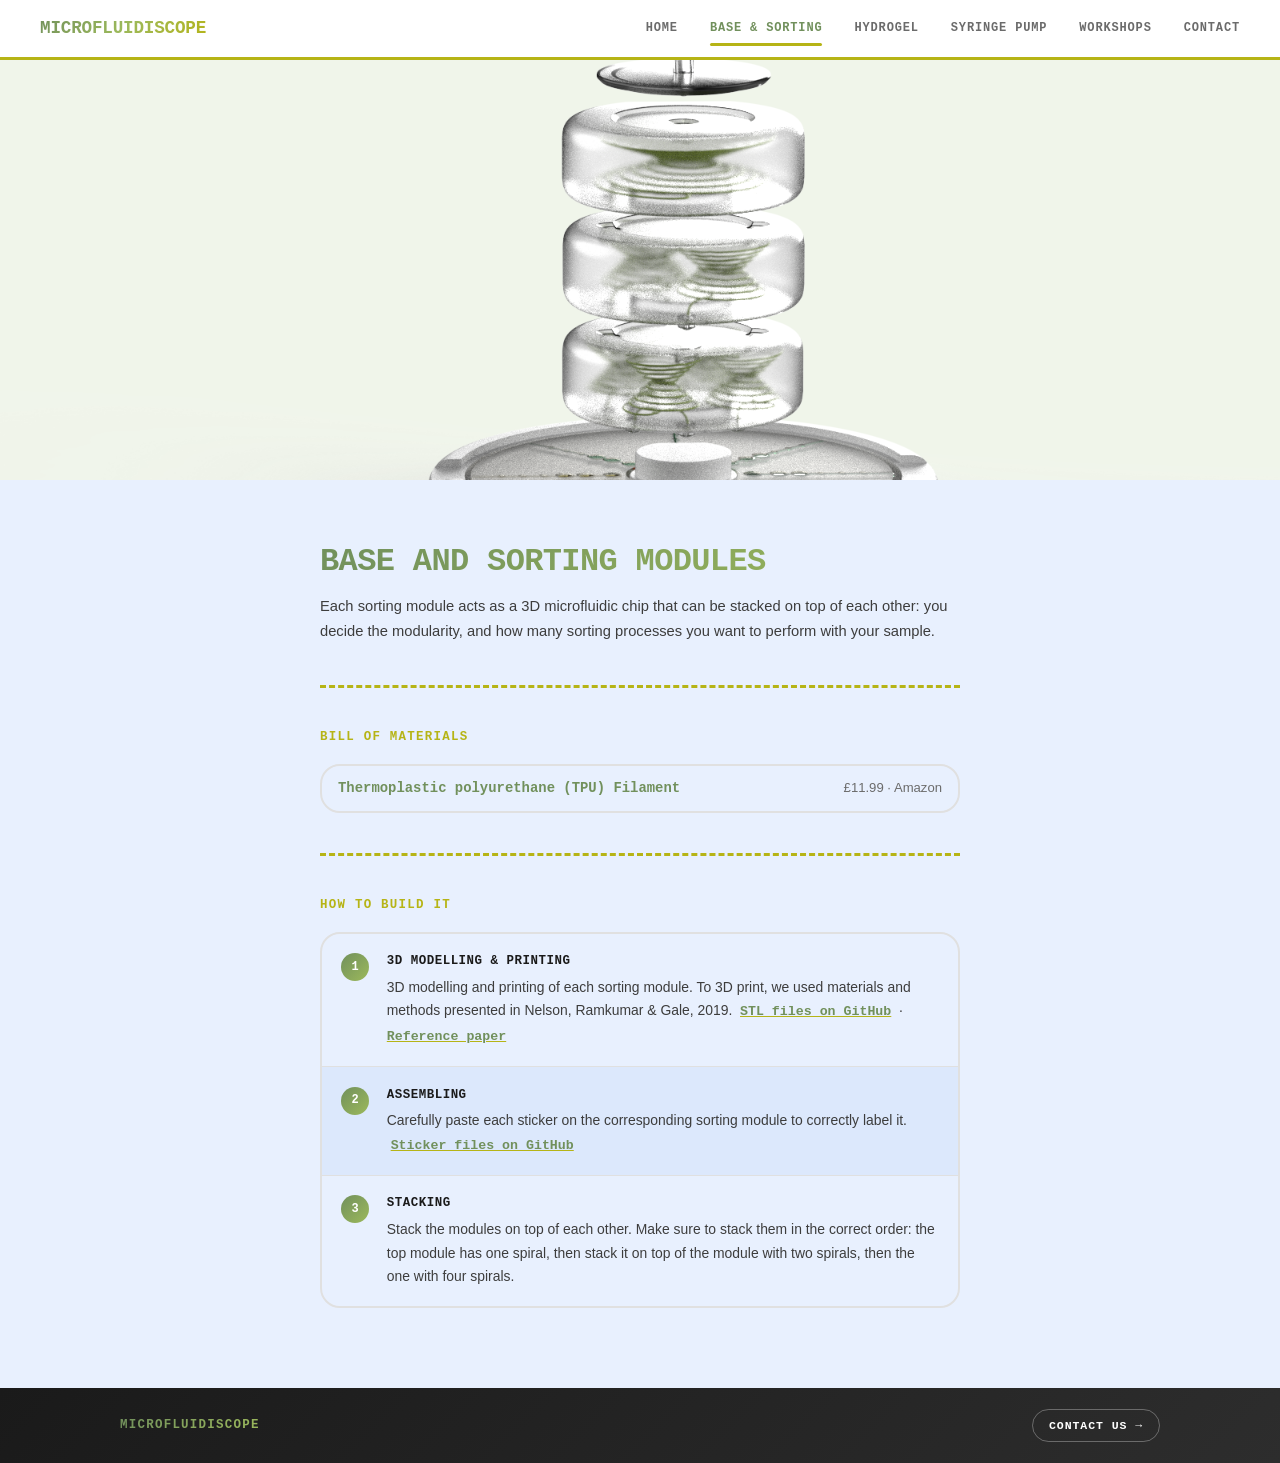
<file: pages/component-a.html>
<!DOCTYPE html>
<html lang="en">
<head>
  <meta charset="UTF-8" />
  <meta name="viewport" content="width=device-width, initial-scale=1.0" />
  <title>Base &amp; Sorting &#8212; Microfluidiscope</title>
  <link rel="stylesheet" href="../css/style.css" />
</head>
<body>

  <header class="nav" id="nav">
    <a href="../index.html" class="nav-logo">Microfluidiscope</a>
    <button class="nav-toggle" id="navToggle" aria-label="Toggle menu">
      <span></span><span></span><span></span>
    </button>
    <nav class="nav-links" id="navLinks">
      <a href="../index.html">Home</a>
      <a href="component-a.html" class="active">Base &amp; Sorting</a>
      <a href="component-b.html">Hydrogel</a>
      <a href="component-c.html">Syringe Pump</a>
      <a href="workshops.html">Workshops</a>
      <a href="contact.html">Contact</a>
    </nav>
  </header>

  <div class="component-hero-img" style="padding-top: var(--nav-h);">
    <img src="../images/base_sorting.png" alt="Base and Sorting modules" />
  </div>

  <section class="page-content">
    <div class="container comp-layout">

      <div class="comp-section reveal">
        <h1>Base and Sorting modules</h1>
        <p>Each sorting module acts as a 3D microfluidic chip that can be stacked on top of each other: you decide the modularity, and how many sorting processes you want to perform with your sample.</p>
      </div>

      <hr class="section-divider reveal">

      <div class="comp-section reveal">
        <h2>Bill of Materials</h2>
        <ul class="bom-list">
          <li>
            <span class="bom-item">Thermoplastic polyurethane (TPU) Filament</span>
            <span class="bom-detail">&#163;11.99 &middot; Amazon</span>
          </li>
        </ul>
      </div>

      <hr class="section-divider reveal">

      <div class="comp-section reveal">
        <h2>How to build it</h2>
        <ol class="build-steps">
          <li>
            <div>
              <strong>3D modelling &amp; printing</strong>
              3D modelling and printing of each sorting module. To 3D print, we used materials and methods presented in Nelson, Ramkumar &amp; Gale, 2019.
              &nbsp;<a href="https://github.com/sarolacacerola/microfluidiscope/tree/main/files/baseandsorting" target="_blank" rel="noopener">STL files on GitHub</a>
              &nbsp;&middot;&nbsp;
              <a href="https://iopscience.iop.org/article/10.1088/1361-6439/ab2f26/meta" target="_blank" rel="noopener">Reference paper</a>
            </div>
          </li>
          <li>
            <div>
              <strong>Assembling</strong>
              Carefully paste each sticker on the corresponding sorting module to correctly label it.
              &nbsp;<a href="https://github.com/sarolacacerola/microfluidiscope/tree/main/files/baseandsorting" target="_blank" rel="noopener">Sticker files on GitHub</a>
            </div>
          </li>
          <li>
            <div>
              <strong>Stacking</strong>
              Stack the modules on top of each other. Make sure to stack them in the correct order: the top module has one spiral, then stack it on top of the module with two spirals, then the one with four spirals.
            </div>
          </li>
        </ol>
      </div>

    </div>
  </section>

  <footer class="footer footer--minimal">
    <div class="container footer-minimal-inner">
      <strong>Microfluidiscope</strong>
      <a href="contact.html" class="footer-contact-btn">Contact us &rarr;</a>
    </div>
  </footer>

  <script src="../js/main.js"></script>
</body>
</html>
</file>
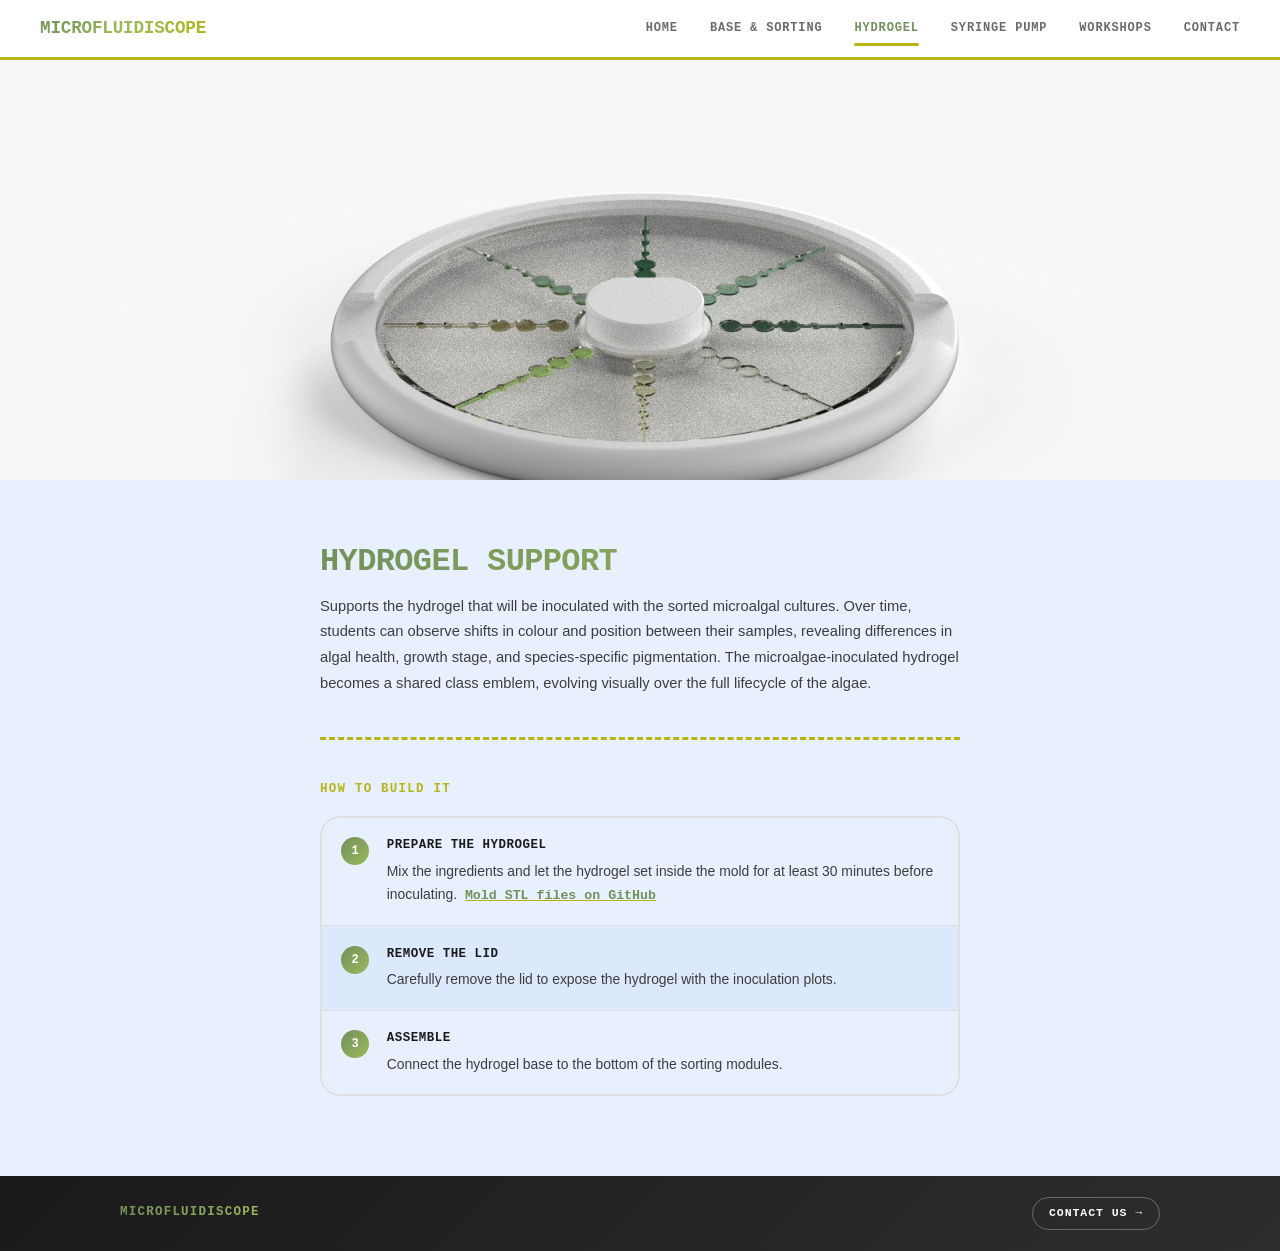
<file: pages/component-b.html>
<!DOCTYPE html>
<html lang="en">
<head>
  <meta charset="UTF-8" />
  <meta name="viewport" content="width=device-width, initial-scale=1.0" />
  <title>Hydrogel Support &#8212; Microfluidiscope</title>
  <link rel="stylesheet" href="../css/style.css" />
</head>
<body>

  <header class="nav" id="nav">
    <a href="../index.html" class="nav-logo">Microfluidiscope</a>
    <button class="nav-toggle" id="navToggle" aria-label="Toggle menu">
      <span></span><span></span><span></span>
    </button>
    <nav class="nav-links" id="navLinks">
      <a href="../index.html">Home</a>
      <a href="component-a.html">Base &amp; Sorting</a>
      <a href="component-b.html" class="active">Hydrogel</a>
      <a href="component-c.html">Syringe Pump</a>
      <a href="workshops.html">Workshops</a>
      <a href="contact.html">Contact</a>
    </nav>
  </header>

  <div class="component-hero-img" style="padding-top: var(--nav-h);">
    <img src="../images/hydrogel.png" alt="Hydrogel support" />
  </div>

  <section class="page-content">
    <div class="container comp-layout">

      <div class="comp-section reveal">
        <h1>Hydrogel support</h1>
        <p>Supports the hydrogel that will be inoculated with the sorted microalgal cultures. Over time, students can observe shifts in colour and position between their samples, revealing differences in algal health, growth stage, and species-specific pigmentation. The microalgae-inoculated hydrogel becomes a shared class emblem, evolving visually over the full lifecycle of the algae.</p>
      </div>

      <hr class="section-divider reveal">

      <div class="comp-section reveal">
        <h2>How to build it</h2>
        <ol class="build-steps">
          <li>
            <div>
              <strong>Prepare the hydrogel</strong>
              Mix the ingredients and let the hydrogel set inside the mold for at least 30 minutes before inoculating.
              &nbsp;<a href="https://github.com/sarolacacerola/microfluidiscope/tree/main/files/hydrogel" target="_blank" rel="noopener">Mold STL files on GitHub</a>
            </div>
          </li>
          <li>
            <div>
              <strong>Remove the lid</strong>
              Carefully remove the lid to expose the hydrogel with the inoculation plots.
            </div>
          </li>
          <li>
            <div>
              <strong>Assemble</strong>
              Connect the hydrogel base to the bottom of the sorting modules.
            </div>
          </li>
        </ol>
      </div>

    </div>
  </section>

  <footer class="footer footer--minimal">
    <div class="container footer-minimal-inner">
      <strong>Microfluidiscope</strong>
      <a href="contact.html" class="footer-contact-btn">Contact us &rarr;</a>
    </div>
  </footer>

  <script src="../js/main.js"></script>
</body>
</html>
</file>
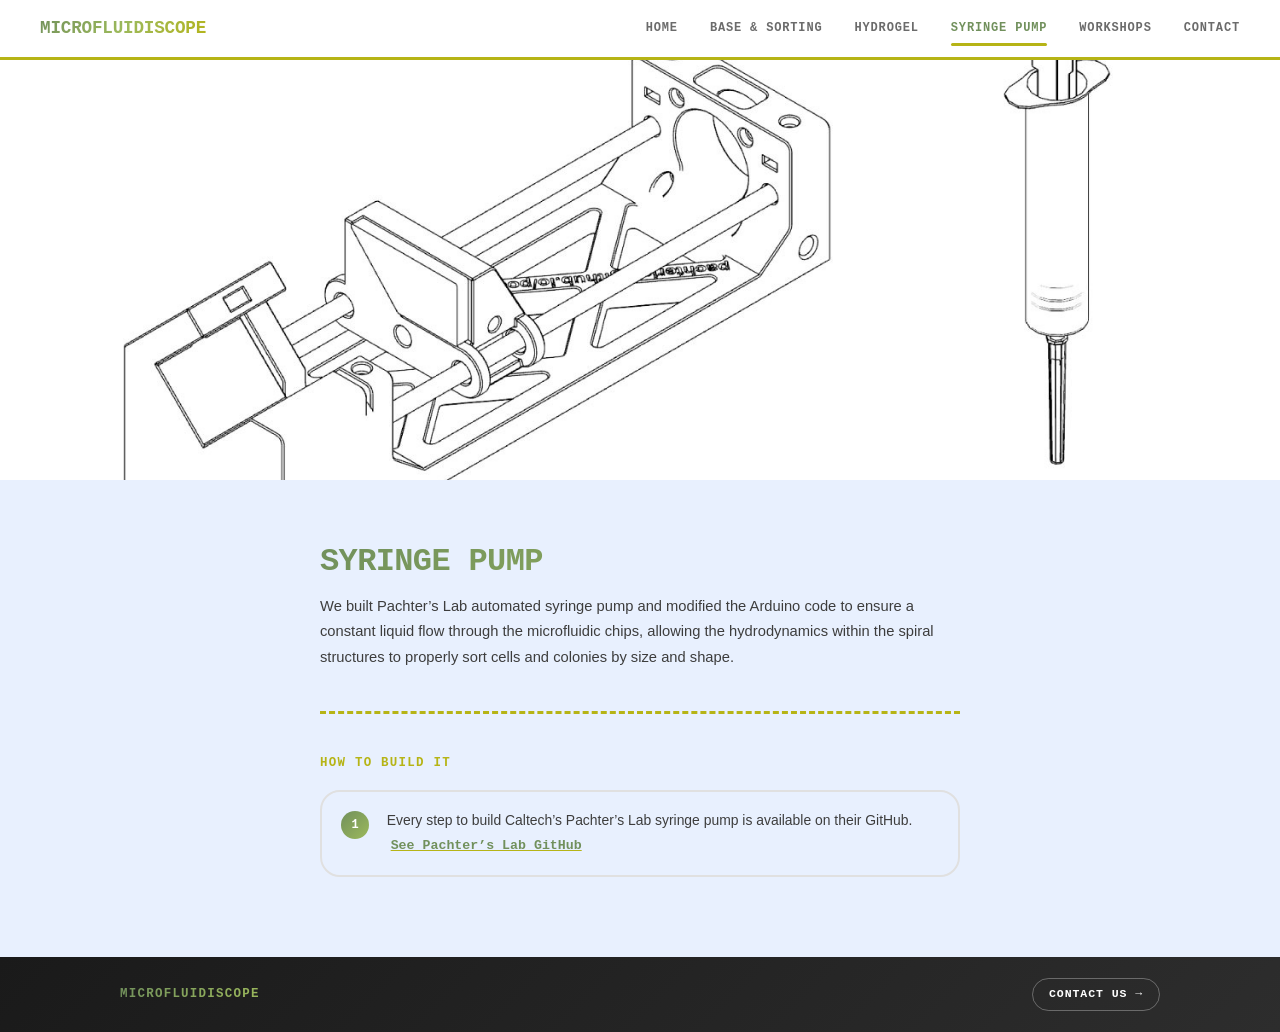
<file: pages/component-c.html>
<!DOCTYPE html>
<html lang="en">
<head>
  <meta charset="UTF-8" />
  <meta name="viewport" content="width=device-width, initial-scale=1.0" />
  <title>Syringe Pump &#8212; Microfluidiscope</title>
  <link rel="stylesheet" href="../css/style.css" />
</head>
<body>

  <header class="nav" id="nav">
    <a href="../index.html" class="nav-logo">Microfluidiscope</a>
    <button class="nav-toggle" id="navToggle" aria-label="Toggle menu">
      <span></span><span></span><span></span>
    </button>
    <nav class="nav-links" id="navLinks">
      <a href="../index.html">Home</a>
      <a href="component-a.html">Base &amp; Sorting</a>
      <a href="component-b.html">Hydrogel</a>
      <a href="component-c.html" class="active">Syringe Pump</a>
      <a href="workshops.html">Workshops</a>
      <a href="contact.html">Contact</a>
    </nav>
  </header>

  <div class="component-hero-img" style="padding-top: var(--nav-h);">
    <img src="../images/syringe_pump.png" alt="Syringe pump" />
  </div>

  <section class="page-content">
    <div class="container comp-layout">

      <div class="comp-section reveal">
        <h1>Syringe pump</h1>
        <p>We built Pachter&#8217;s Lab automated syringe pump and modified the Arduino code to ensure a constant liquid flow through the microfluidic chips, allowing the hydrodynamics within the spiral structures to properly sort cells and colonies by size and shape.</p>
      </div>

      <hr class="section-divider reveal">

      <div class="comp-section reveal">
        <h2>How to build it</h2>
        <ol class="build-steps">
          <li>
            <div>
              Every step to build Caltech&#8217;s Pachter&#8217;s Lab syringe pump is available on their GitHub.
              &nbsp;<a href="https://github.com/pachterlab/poseidon/blob/2823df483c41bc6c2b73dadb048255cf9ad384f2/README.MD" target="_blank" rel="noopener">See Pachter&#8217;s Lab GitHub</a>
            </div>
          </li>
        </ol>
      </div>

    </div>
  </section>

  <footer class="footer footer--minimal">
    <div class="container footer-minimal-inner">
      <strong>Microfluidiscope</strong>
      <a href="contact.html" class="footer-contact-btn">Contact us &rarr;</a>
    </div>
  </footer>

  <script src="../js/main.js"></script>
</body>
</html>
</file>
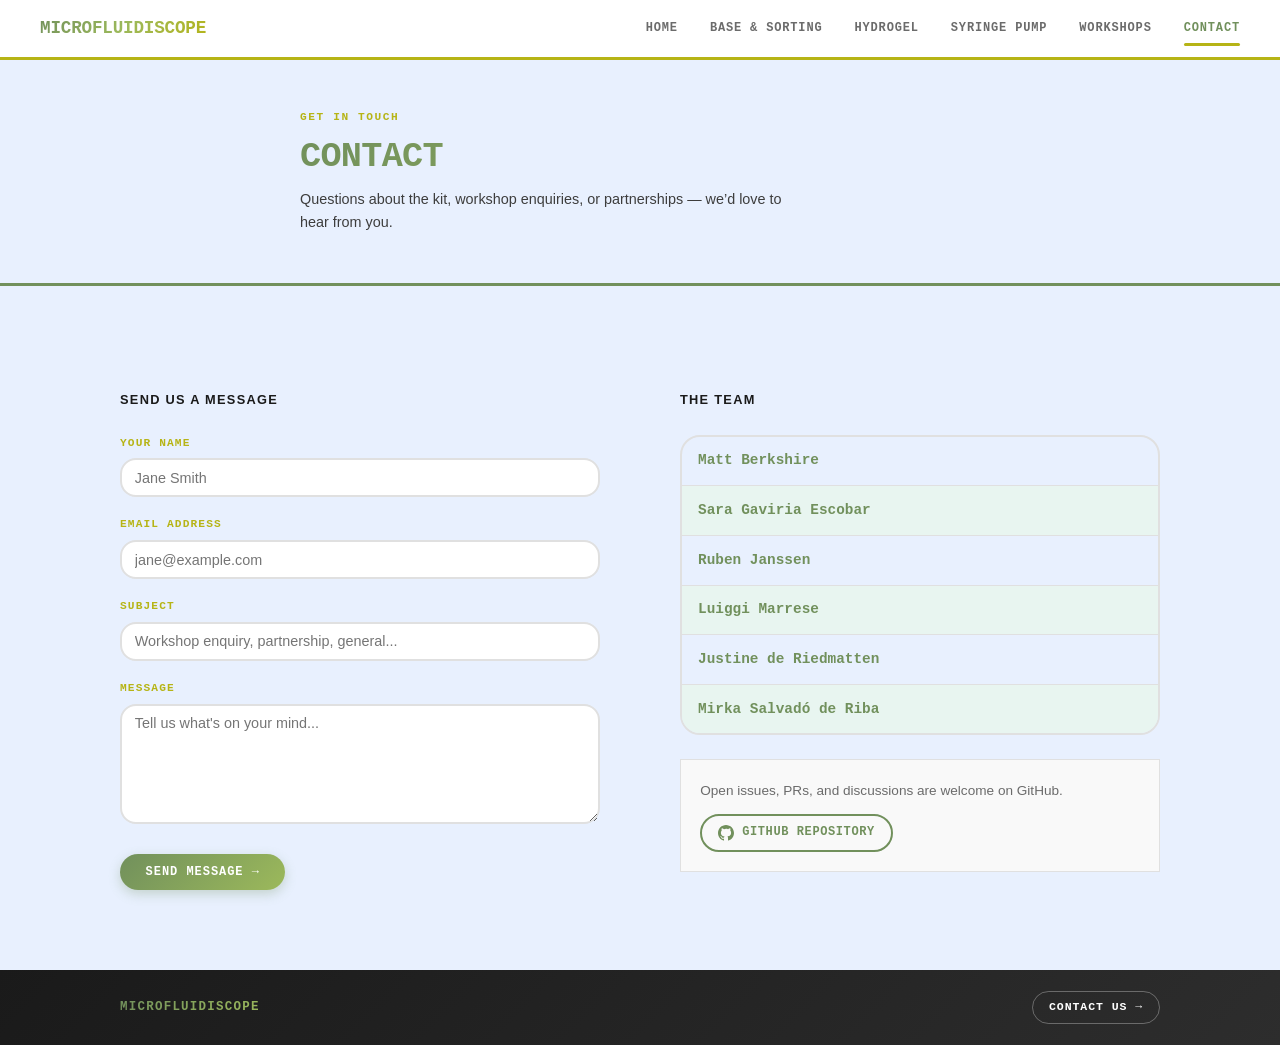
<file: pages/contact.html>
<!DOCTYPE html>
<html lang="en">
<head>
  <meta charset="UTF-8" />
  <meta name="viewport" content="width=device-width, initial-scale=1.0" />
  <title>Contact &#8212; Microfluidiscope</title>
  <link rel="stylesheet" href="../css/style.css" />
</head>
<body>

  <header class="nav" id="nav">
    <a href="../index.html" class="nav-logo">Microfluidiscope</a>
    <button class="nav-toggle" id="navToggle" aria-label="Toggle menu">
      <span></span><span></span><span></span>
    </button>
    <nav class="nav-links" id="navLinks">
      <a href="../index.html">Home</a>
      <a href="component-a.html">Base &amp; Sorting</a>
      <a href="component-b.html">Hydrogel</a>
      <a href="component-c.html">Syringe Pump</a>
      <a href="workshops.html">Workshops</a>
      <a href="contact.html" class="active">Contact</a>
    </nav>
  </header>

  <section class="page-hero">
    <div class="container">
      <p class="eyebrow">Get in Touch</p>
      <h1>Contact</h1>
      <p>Questions about the kit, workshop enquiries, or partnerships &#8212; we&#8217;d love to hear from you.</p>
    </div>
  </section>

  <section class="page-content">
    <div class="container">

      <div class="contact-grid">

        <!-- FORM -->
        <div>
          <h2 class="reveal" style="font-size: 0.8rem; font-weight: 700; letter-spacing: 0.1em; text-transform: uppercase; margin-bottom: 1.5rem;">Send us a message</h2>
          <!--
            Wire up the form by replacing action="#" with your Formspree URL:
            action="https://formspree.io/f/YOUR_FORM_ID"
          -->
          <form id="contactForm" class="contact-form reveal" action="#" method="POST">
            <label for="name">Your name</label>
            <input type="text" id="name" name="name" placeholder="Jane Smith" required />

            <label for="email">Email address</label>
            <input type="email" id="email" name="email" placeholder="jane@example.com" required />

            <label for="subject">Subject</label>
            <input type="text" id="subject" name="subject" placeholder="Workshop enquiry, partnership, general..." />

            <label for="message">Message</label>
            <textarea id="message" name="message" placeholder="Tell us what's on your mind..." required></textarea>

            <button type="submit">Send message &rarr;</button>
          </form>
        </div>

        <!-- TEAM -->
        <div>
          <h2 class="reveal" style="font-size: 0.8rem; font-weight: 700; letter-spacing: 0.1em; text-transform: uppercase; margin-bottom: 1.5rem;">The team</h2>
          <div class="team-cards reveal">
            <div class="team-card"><div class="team-info"><strong>Matt Berkshire</strong></div></div>
            <div class="team-card"><div class="team-info"><strong>Sara Gaviria Escobar</strong></div></div>
            <div class="team-card"><div class="team-info"><strong>Ruben Janssen</strong></div></div>
            <div class="team-card"><div class="team-info"><strong>Luiggi Marrese</strong></div></div>
            <div class="team-card"><div class="team-info"><strong>Justine de Riedmatten</strong></div></div>
            <div class="team-card"><div class="team-info"><strong>Mirka Salvad&#243; de Riba</strong></div></div>
          </div>

          <div class="reveal" style="margin-top: 1.5rem; padding: 1.2rem; background: var(--off-white); border: 1px solid var(--border);">
            <p style="font-size: 0.85rem; color: var(--mid-gray); margin-bottom: 0.8rem;">Open issues, PRs, and discussions are welcome on GitHub.</p>
            <a href="https://github.com/sarolacacerola/microfluidiscope" target="_blank" rel="noopener" class="github-link">
              <svg width="16" height="16" viewBox="0 0 24 24" fill="currentColor"><path d="M12 0C5.37 0 0 5.37 0 12c0 5.3 3.438 9.8 8.205 11.385.6.113.82-.258.82-.577v-2.234c-3.338.726-4.033-1.416-4.033-1.416-.546-1.387-1.333-1.756-1.333-1.756-1.089-.745.083-.729.083-.729 1.205.084 1.839 1.237 1.839 1.237 1.07 1.834 2.807 1.304 3.492.997.107-.775.418-1.305.762-1.604-2.665-.305-5.467-1.334-5.467-5.931 0-1.311.469-2.381 1.236-3.221-.124-.303-.535-1.524.117-3.176 0 0 1.008-.322 3.301 1.23A11.509 11.509 0 0112 5.803c1.02.005 2.047.138 3.006.404 2.291-1.552 3.297-1.23 3.297-1.23.653 1.653.242 2.874.118 3.176.77.84 1.235 1.911 1.235 3.221 0 4.609-2.807 5.624-5.479 5.921.43.372.823 1.102.823 2.222v3.293c0 .319.192.694.801.576C20.566 21.797 24 17.3 24 12c0-6.63-5.37-12-12-12z"/></svg>
              GitHub Repository
            </a>
          </div>
        </div>

      </div>
    </div>
  </section>

  <footer class="footer footer--minimal">
    <div class="container footer-minimal-inner">
      <strong>Microfluidiscope</strong>
      <a href="contact.html" class="footer-contact-btn">Contact us &rarr;</a>
    </div>
  </footer>

  <script src="../js/main.js"></script>
</body>
</html>
</file>
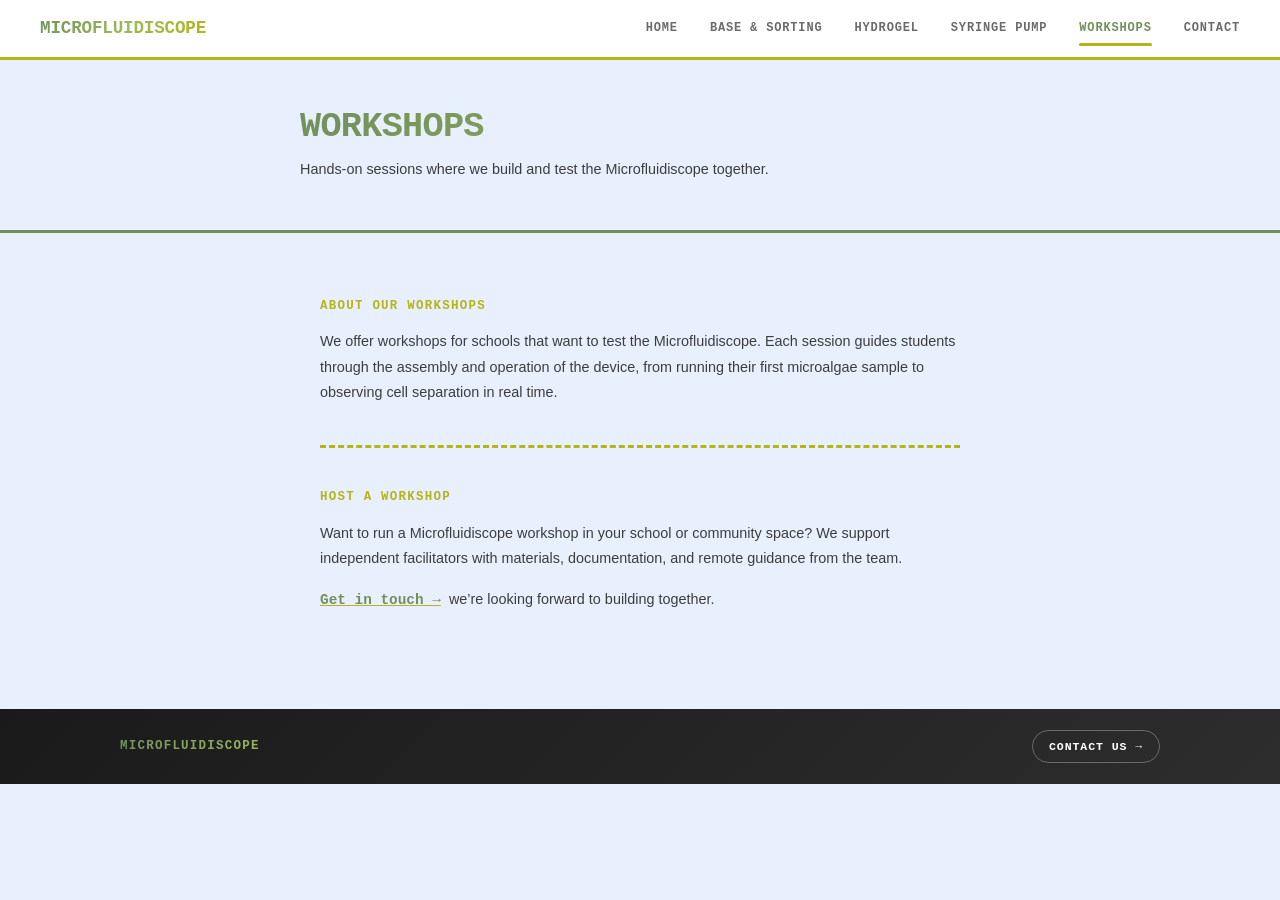
<file: pages/workshops.html>
<!DOCTYPE html>
<html lang="en">
<head>
  <meta charset="UTF-8" />
  <meta name="viewport" content="width=device-width, initial-scale=1.0" />
  <title>Workshops &#8212; Microfluidiscope</title>
  <link rel="stylesheet" href="../css/style.css" />
</head>
<body>

  <header class="nav" id="nav">
    <a href="../index.html" class="nav-logo">Microfluidiscope</a>
    <button class="nav-toggle" id="navToggle" aria-label="Toggle menu">
      <span></span><span></span><span></span>
    </button>
    <nav class="nav-links" id="navLinks">
      <a href="../index.html">Home</a>
      <a href="component-a.html">Base &amp; Sorting</a>
      <a href="component-b.html">Hydrogel</a>
      <a href="component-c.html">Syringe Pump</a>
      <a href="workshops.html" class="active">Workshops</a>
      <a href="contact.html">Contact</a>
    </nav>
  </header>

  <section class="page-hero">
    <div class="container">
      <h1>Workshops</h1>
      <p>Hands-on sessions where we build and test the Microfluidiscope together.</p>
    </div>
  </section>

  <section class="page-content">
    <div class="container" style="max-width: 720px;">

      <div class="prose">
        <h2 class="reveal">About our workshops</h2>
        <p class="reveal">We offer workshops for schools that want to test the Microfluidiscope. Each session guides students through the assembly and operation of the device, from running their first microalgae sample to observing cell separation in real time.</p>
      </div>

      <hr class="section-divider reveal">

      <div class="prose">
        <h2 class="reveal">Host a workshop</h2>
        <p class="reveal">Want to run a Microfluidiscope workshop in your school or community space? We support independent facilitators with materials, documentation, and remote guidance from the team.</p>
        <p class="reveal"><a href="contact.html">Get in touch &rarr;</a> &nbsp;we&#8217;re looking forward to building together.</p>
      </div>

    </div>
  </section>

  <footer class="footer footer--minimal">
    <div class="container footer-minimal-inner">
      <strong>Microfluidiscope</strong>
      <a href="contact.html" class="footer-contact-btn">Contact us &rarr;</a>
    </div>
  </footer>

  <script src="../js/main.js"></script>
</body>
</html>
</file>
<file: css/style.css>
:root {
  --white: #ffffff;
  --off-white: #f9f9f9;
  --light-gray: #f0f0f0;
  --border: #e0e0e0;
  --mid-gray: #6b6b6b;
  --text-gray: #3d3d3d;
  --black: #1a1a1a;
  --nav-h: 60px;
  --shadow: 0 2px 16px rgba(0,0,0,0.05);

  --primary: #71905c;
  --primary-dark: #5a7348;
  --secondary: #b6b416;
  --accent: #9cb95b;
  --highlight: #b6b416;
  --success: #71905c;
  
  --bg-yellow: #e8f0fe;
  --bg-green: #f0f5ea;
  --bg-blue: #dce8fc;
  --bg-peach: #e8f0fe;
  --bg-mint: #e8f5f0;

  --ink: #1a1a1a;
  --ink-soft: #3d3d3d;
  --cream: #f9f9f9;
  --parchment: #f0f0f0;
  --warm-white: #ffffff;
  --rust: #1a1a1a;
  --brown: #3d3d3d;
  --sage: #71905c;
  --gold: #b6b416;
  --shadow-lg: 0 8px 40px rgba(0,0,0,0.08);

  --font-display: 'Silkscreen', 'Courier New', monospace;
  --font-body: 'Helvetica Neue', Helvetica, Arial, sans-serif;
}

@import url('https://fonts.googleapis.com/css2?family=Silkscreen:wght@400;700&display=swap');

*, *::before, *::after { box-sizing: border-box; margin: 0; padding: 0; }
html { scroll-behavior: smooth; }

body {
  font-family: var(--font-body);
  background: var(--bg-yellow);
  color: var(--black);
  line-height: 1.6;
  font-size: 16px;
  -webkit-font-smoothing: antialiased;
}

img { max-width: 100%; display: block; }
a { color: inherit; text-decoration: none; }

.nav {
  position: fixed;
  top: 0; left: 0; right: 0;
  height: var(--nav-h);
  display: flex;
  align-items: center;
  justify-content: space-between;
  padding: 0 2.5rem;
  background: var(--white);
  backdrop-filter: blur(8px);
  border-bottom: 3px solid var(--secondary);
  z-index: 100;
  transition: box-shadow 0.3s;
}
.nav.scrolled { box-shadow: var(--shadow); }

.nav-logo {
  font-family: var(--font-display);
  font-weight: 700;
  font-size: 1.1rem;
  letter-spacing: -0.01em;
  text-transform: uppercase;
  background: linear-gradient(135deg, var(--primary), var(--accent), var(--secondary));
  -webkit-background-clip: text;
  background-clip: text;
  color: transparent;
}

.nav-links {
  display: flex;
  gap: 2rem;
  align-items: center;
}
.nav-links a {
  font-size: 0.75rem;
  font-weight: 700;
  letter-spacing: 0.07em;
  text-transform: uppercase;
  color: var(--mid-gray);
  transition: all 0.2s;
  position: relative;
  font-family: var(--font-display);
}
.nav-links a:hover,
.nav-links a.active { 
  color: var(--primary); 
}
.nav-links a.active::after {
  content: '';
  position: absolute;
  bottom: -8px;
  left: 0;
  width: 100%;
  height: 3px;
  background: var(--secondary);
  border-radius: 3px;
}

.nav-toggle {
  display: none;
  flex-direction: column;
  gap: 5px;
  background: none;
  border: none;
  cursor: pointer;
  padding: 4px;
}
.nav-toggle span {
  display: block;
  width: 22px;
  height: 2px;
  background: var(--primary);
  border-radius: 2px;
}

.hero--split {
  display: flex;
  flex-direction: row;
  align-items: stretch;
  min-height: 100vh;
  padding-top: var(--nav-h);
  background: var(--bg-yellow);
}

.hero--split .hero-content {
  flex: 1;
  display: flex;
  flex-direction: column;
  justify-content: center;
  padding: 5rem 4rem;
  border-right: 1px solid var(--border);
  animation: fadeUp 0.7s ease both;
  background: var(--bg-peach);
}

.hero-eyebrow {
  font-size: 0.7rem;
  font-weight: 700;
  letter-spacing: 0.14em;
  text-transform: uppercase;
  color: var(--secondary);
  margin-bottom: 1.2rem;
  font-family: var(--font-display);
}

.hero-title {
  font-family: var(--font-display);
  font-size: clamp(2rem, 4.5vw, 3.5rem);
  font-weight: 700;
  line-height: 1.05;
  letter-spacing: -0.02em;
  background: linear-gradient(135deg, var(--primary), var(--accent), var(--secondary));
  -webkit-background-clip: text;
  background-clip: text;
  color: transparent;
  margin-bottom: 1.5rem;
  text-transform: uppercase;
}

.hero-sub {
  font-size: 0.95rem;
  color: var(--text-gray);
  line-height: 1.7;
  margin-bottom: 1.2rem;
  max-width: 400px;
  font-weight: 400;
}

.hero-body-text {
  font-size: 0.85rem;
  color: var(--mid-gray);
  line-height: 1.8;
  max-width: 400px;
  margin-bottom: 2.5rem;
}

.hero-cta {
  display: inline-block;
  background: linear-gradient(135deg, var(--primary), var(--accent));
  color: var(--white);
  padding: 0.7rem 1.6rem;
  font-size: 0.75rem;
  font-weight: 700;
  letter-spacing: 0.1em;
  text-transform: uppercase;
  align-self: flex-start;
  transition: transform 0.2s, opacity 0.2s;
  border-radius: 40px;
  box-shadow: 0 4px 12px rgba(113, 144, 92, 0.3);
  font-family: var(--font-display);
}
.hero-cta:hover { 
  transform: scale(1.02);
  opacity: 0.9;
}

.hero-image-split {
  flex: 1;
  display: flex;
  align-items: center;
  justify-content: center;
  background: var(--bg-green);
  overflow: hidden;
}
.hero-image-split img {
  width: 100%;
  height: 100%;
  object-fit: cover;
  object-position: center;
}

.hero-image-split video {
  width: 100%;
  height: 100%;
  object-fit: cover;
  object-position: center;
}

.container {
  max-width: 1120px;
  margin: 0 auto;
  padding: 0 2.5rem;
}

.about {
  padding: 6rem 0;
  background: var(--bg-yellow);
  border-top: 1px solid var(--border);
}

.about-intro {
  max-width: 560px;
  margin-bottom: 3rem;
  background: var(--bg-blue);
  padding: 2rem;
  border-radius: 24px;
}
.about-intro h2 {
  font-size: 0.8rem;
  font-weight: 700;
  letter-spacing: 0.1em;
  text-transform: uppercase;
  color: var(--secondary);
  margin-bottom: 0.6rem;
  font-family: var(--font-display);
}
.about-intro p {
  font-size: 0.9rem;
  color: var(--text-gray);
  line-height: 1.7;
}

.components-grid {
  display: grid;
  grid-template-columns: repeat(3, 1fr);
  gap: 1.5rem;
  border: none;
}

.component-card {
  background: var(--white);
  display: flex;
  flex-direction: column;
  border: 2px solid var(--border);
  border-radius: 24px;
  overflow: hidden;
  transition: all 0.3s ease;
  box-shadow: 0 2px 8px rgba(0,0,0,0.03);
}
.component-card:hover { 
  transform: translateY(-6px);
  box-shadow: 0 12px 24px rgba(0,0,0,0.1);
  border-color: var(--primary);
}

.card-image {
  height: 200px;
  overflow: hidden;
  background: var(--bg-green);
  display: flex;
  align-items: center;
  justify-content: center;
}
.card-image img {
  width: 100%;
  height: 100%;
  object-fit: cover;
  object-position: center;
  transition: transform 0.4s ease;
}
.component-card:hover .card-image img { transform: scale(1.03); }

.card-body {
  padding: 1.3rem;
  flex: 1;
  display: flex;
  flex-direction: column;
  border-top: none;
  background: var(--white);
}
.card-tag {
  font-size: 0.7rem;
  font-weight: 700;
  letter-spacing: 0.1em;
  text-transform: uppercase;
  color: var(--primary);
  margin-bottom: 0.4rem;
  font-family: var(--font-display);
}
.card-body h3 {
  font-size: 0.88rem;
  font-weight: 700;
  letter-spacing: 0.01em;
  text-transform: uppercase;
  color: var(--black);
  margin-bottom: 0.5rem;
  font-family: var(--font-display);
}
.card-body p {
  font-size: 0.83rem;
  color: var(--text-gray);
  line-height: 1.65;
  flex: 1;
}
.card-link {
  display: inline-block;
  margin-top: 1rem;
  font-size: 0.75rem;
  font-weight: 700;
  letter-spacing: 0.06em;
  text-transform: uppercase;
  color: var(--primary);
  border-bottom: 3px solid var(--highlight);
  padding-bottom: 2px;
  transition: color 0.2s;
  font-family: var(--font-display);
}
.card-link:hover { color: var(--secondary); }

.partners {
  padding: 5rem 0;
  background: var(--bg-mint);
  border-top: 1px solid var(--border);
  border-bottom: 1px solid var(--border);
}
.partners h2 {
  font-size: 0.8rem;
  font-weight: 700;
  letter-spacing: 0.1em;
  text-transform: uppercase;
  color: var(--secondary);
  margin-bottom: 0.5rem;
  font-family: var(--font-display);
}
.partners-sub {
  font-size: 0.85rem;
  color: var(--mid-gray);
  margin-bottom: 2.5rem;
}
.partners-grid--single {
  display: flex;
  justify-content: flex-start;
  margin-bottom: 2rem;
}
.partner-logo {
  background: var(--white);
  border: 2px solid var(--border);
  border-radius: 20px;
  width: 200px;
  height: 90px;
  display: flex;
  align-items: center;
  justify-content: center;
  padding: 1rem;
  transition: all 0.2s;
}
.partner-logo:hover {
  border-color: var(--primary);
  transform: scale(1.02);
  background: var(--bg-yellow);
}
.partner-logo img {
  max-width: 100%;
  max-height: 55px;
  object-fit: contain;
}
.partners-note {
  font-size: 0.85rem;
  color: var(--mid-gray);
}
.partners-note a {
  color: var(--primary);
  font-weight: 700;
  border-bottom: 2px solid var(--highlight);
  padding-bottom: 1px;
  font-family: var(--font-display);
}

.footer--minimal {
  padding: 1.3rem 0;
  background: linear-gradient(135deg, #1a1a1a, #2d2d2d);
}
.footer-minimal-inner {
  display: flex;
  align-items: center;
  justify-content: space-between;
  gap: 1rem;
}
.footer-minimal-inner strong {
  font-size: 0.78rem;
  font-weight: 700;
  letter-spacing: 0.1em;
  text-transform: uppercase;
  background: linear-gradient(135deg, var(--primary), var(--accent));
  -webkit-background-clip: text;
  background-clip: text;
  color: transparent;
  font-family: var(--font-display);
}
.footer-contact-btn {
  font-size: 0.72rem;
  font-weight: 700;
  letter-spacing: 0.08em;
  text-transform: uppercase;
  color: var(--white);
  border: 1px solid rgba(255,255,255,0.3);
  padding: 0.4rem 1rem;
  transition: all 0.2s;
  border-radius: 40px;
  font-family: var(--font-display);
}
.footer-contact-btn:hover { 
  border-color: var(--primary);
  background: var(--primary);
}

.footer {
  background: linear-gradient(135deg, #1a1a1a, #2d2d2d);
  color: var(--white);
}
.footer-inner {
  display: grid;
  grid-template-columns: 1fr 1fr 1fr;
  gap: 3rem;
  margin-bottom: 2rem;
  padding-bottom: 2rem;
  border-bottom: 1px solid rgba(255,255,255,0.1);
}
.footer-brand strong {
  font-size: 1rem;
  font-weight: 700;
  display: block;
  margin-bottom: 0.5rem;
  background: linear-gradient(135deg, var(--primary), var(--accent));
  -webkit-background-clip: text;
  background-clip: text;
  color: transparent;
  font-family: var(--font-display);
}
.footer-brand p { font-size: 0.85rem; color: rgba(255,255,255,0.5); }
.footer-nav { display: flex; flex-direction: column; gap: 0.6rem; }
.footer-nav a { font-size: 0.85rem; color: rgba(255,255,255,0.6); transition: color 0.2s; }
.footer-nav a:hover { color: var(--primary); }
.footer-copy { font-size: 0.75rem; color: rgba(255,255,255,0.3); }
.github-link {
  display: inline-flex;
  align-items: center;
  gap: 0.5rem;
  border: 2px solid var(--primary);
  color: var(--primary);
  padding: 0.45rem 1rem;
  font-size: 0.75rem;
  font-weight: 700;
  letter-spacing: 0.05em;
  text-transform: uppercase;
  transition: all 0.2s;
  border-radius: 40px;
  font-family: var(--font-display);
}
.github-link:hover { background: var(--primary); color: var(--white); }
.footer-github .github-link {
  border-color: rgba(255,255,255,0.3);
  color: var(--white);
}
.footer-github .github-link:hover { background: var(--primary); border-color: var(--primary); }

.page-hero {
  padding: calc(var(--nav-h) + 3rem) 0 3rem;
  background: var(--bg-peach);
  border-bottom: 3px solid var(--primary);
}
.page-hero .container { max-width: 760px; }
.page-hero .eyebrow {
  font-size: 0.7rem;
  font-weight: 700;
  letter-spacing: 0.14em;
  text-transform: uppercase;
  color: var(--secondary);
  margin-bottom: 0.7rem;
  font-family: var(--font-display);
}
.page-hero h1 {
  font-size: clamp(1.5rem, 3vw, 2.2rem);
  font-weight: 700;
  letter-spacing: -0.02em;
  text-transform: uppercase;
  background: linear-gradient(135deg, var(--primary), var(--accent));
  -webkit-background-clip: text;
  background-clip: text;
  color: transparent;
  margin-bottom: 0.7rem;
  line-height: 1.1;
  font-family: var(--font-display);
}
.page-hero p {
  font-size: 0.9rem;
  color: var(--text-gray);
  max-width: 500px;
  line-height: 1.65;
}

.component-hero-img {
  width: 100%;
  max-height: 480px;
  overflow: hidden;
  background: var(--bg-green);
}
.component-hero-img img {
  width: 100%;
  max-height: 480px;
  object-fit: cover;
  object-position: center;
  display: block;
}

.page-content { padding: 4rem 0 5rem; background: var(--bg-yellow); }

.comp-layout { max-width: 720px; }

.comp-section h1 {
  font-size: clamp(1.4rem, 3vw, 2rem);
  font-weight: 700;
  letter-spacing: -0.02em;
  text-transform: uppercase;
  background: linear-gradient(135deg, var(--primary), var(--accent));
  -webkit-background-clip: text;
  background-clip: text;
  color: transparent;
  margin-bottom: 0.9rem;
  line-height: 1.1;
  font-family: var(--font-display);
}
.comp-section h2 {
  font-size: 0.78rem;
  font-weight: 700;
  letter-spacing: 0.1em;
  text-transform: uppercase;
  color: var(--secondary);
  margin-bottom: 1rem;
  font-family: var(--font-display);
}
.comp-section p {
  font-size: 0.92rem;
  color: var(--text-gray);
  line-height: 1.75;
}

.section-divider {
  border: none;
  border-top: 3px dashed var(--secondary);
  margin: 2.5rem 0;
}

.bom-list {
  list-style: none;
  padding: 0;
  margin: 0;
  border: 2px solid var(--border);
  border-radius: 20px;
  overflow: hidden;
}
.bom-list li {
  display: flex;
  justify-content: space-between;
  align-items: baseline;
  gap: 1rem;
  padding: 0.7rem 1rem;
  border-bottom: 1px solid var(--border);
  font-size: 0.87rem;
}
.bom-list li:last-child { border-bottom: none; }
.bom-list li:nth-child(even) { background: var(--bg-mint); }
.bom-item { font-weight: 700; color: var(--primary); font-family: var(--font-display); }
.bom-detail { color: var(--mid-gray); font-size: 0.82rem; text-align: right; }

.build-steps {
  list-style: none;
  counter-reset: build;
  padding: 0;
  margin: 0;
  border: 2px solid var(--border);
  border-radius: 20px;
  overflow: hidden;
}
.build-steps li {
  counter-increment: build;
  display: flex;
  gap: 1.1rem;
  align-items: flex-start;
  padding: 1.1rem 1.2rem;
  font-size: 0.87rem;
  color: var(--text-gray);
  line-height: 1.7;
  border-bottom: 1px solid var(--border);
}
.build-steps li:last-child { border-bottom: none; }
.build-steps li:nth-child(even) { background: var(--bg-blue); }
.build-steps li::before {
  content: counter(build);
  min-width: 28px;
  height: 28px;
  background: linear-gradient(135deg, var(--primary), var(--accent));
  color: var(--white);
  font-size: 0.75rem;
  font-weight: 700;
  border-radius: 14px;
  display: flex;
  align-items: center;
  justify-content: center;
  flex-shrink: 0;
  margin-top: 2px;
  font-family: var(--font-display);
}
.build-steps li strong {
  color: var(--black);
  font-weight: 700;
  display: block;
  margin-bottom: 0.2rem;
  font-size: 0.78rem;
  letter-spacing: 0.04em;
  text-transform: uppercase;
  font-family: var(--font-display);
}
.build-steps li a {
  color: var(--primary);
  font-weight: 700;
  text-decoration: underline;
  text-decoration-color: var(--highlight);
  font-size: 0.83rem;
  font-family: var(--font-display);
}
.build-steps li a:hover { text-decoration-color: var(--primary); }

.repo-link-box {
  background: var(--bg-green);
  border: 2px solid var(--border);
  border-left: 6px solid var(--primary);
  border-radius: 20px;
  padding: 1.2rem 1.5rem;
  margin: 2rem 0;
  display: flex;
  align-items: center;
  justify-content: space-between;
  gap: 1rem;
}
.repo-link-box p {
  font-size: 0.87rem;
  color: var(--text-gray);
  margin: 0;
}

.prose h2 {
  font-size: 0.78rem;
  font-weight: 700;
  letter-spacing: 0.1em;
  text-transform: uppercase;
  color: var(--secondary);
  margin-bottom: 0.8rem;
  margin-top: 2.5rem;
  font-family: var(--font-display);
}
.prose h2:first-child { margin-top: 0; }
.prose h3 {
  font-size: 0.88rem;
  font-weight: 700;
  color: var(--black);
  margin-bottom: 0.6rem;
  margin-top: 1.5rem;
  font-family: var(--font-display);
}
.prose p {
  font-size: 0.9rem;
  color: var(--text-gray);
  margin-bottom: 1rem;
  line-height: 1.75;
}
.prose ul { margin: 0 0 1.2rem 1.2rem; }
.prose ul li { font-size: 0.88rem; color: var(--text-gray); margin-bottom: 0.3rem; }
.prose a { color: var(--primary); font-weight: 700; text-decoration: underline; text-decoration-color: var(--highlight); font-family: var(--font-display); }
.prose a:hover { text-decoration-color: var(--primary); }

.steps-list {
  counter-reset: steps;
  list-style: none;
  margin: 0 0 2rem;
  padding: 0;
}
.steps-list li {
  counter-increment: steps;
  display: flex;
  gap: 1.2rem;
  margin-bottom: 1.2rem;
  align-items: flex-start;
}
.steps-list li::before {
  content: counter(steps);
  min-width: 32px;
  height: 32px;
  background: linear-gradient(135deg, var(--primary), var(--accent));
  color: var(--white);
  font-weight: 700;
  font-size: 0.85rem;
  border-radius: 16px;
  display: flex;
  align-items: center;
  justify-content: center;
  flex-shrink: 0;
  margin-top: 2px;
  font-family: var(--font-display);
}
.steps-list li span { font-size: 0.9rem; color: var(--text-gray); line-height: 1.7; }

.workshops-grid {
  display: grid;
  grid-template-columns: repeat(2, 1fr);
  gap: 1.5rem;
  margin-top: 2.5rem;
}
.workshop-card {
  background: var(--white);
  border: 2px solid var(--border);
  border-radius: 24px;
  padding: 1.5rem;
  transition: all 0.2s;
}
.workshop-card:hover {
  transform: translateY(-6px);
  border-color: var(--primary);
  box-shadow: 0 8px 20px rgba(0,0,0,0.1);
  background: var(--bg-yellow);
}
.workshop-card .tag {
  font-size: 0.68rem;
  font-weight: 700;
  letter-spacing: 0.12em;
  text-transform: uppercase;
  color: var(--secondary);
  margin-bottom: 0.5rem;
  display: block;
  font-family: var(--font-display);
}
.workshop-card h3 { 
  font-size: 0.95rem; 
  font-weight: 700; 
  margin-bottom: 0.6rem; 
  color: var(--black); 
  font-family: var(--font-display);
}
.workshop-card p { font-size: 0.87rem; color: var(--text-gray); line-height: 1.65; margin-bottom: 1rem; }
.workshop-meta { font-size: 0.78rem; color: var(--primary); font-weight: 700; font-family: var(--font-display); }

.contact-grid {
  display: grid;
  grid-template-columns: 1fr 1fr;
  gap: 5rem;
  margin-top: 2.5rem;
}
.contact-form label {
  display: block;
  font-size: 0.7rem;
  font-weight: 700;
  letter-spacing: 0.1em;
  text-transform: uppercase;
  color: var(--secondary);
  margin-bottom: 0.35rem;
  margin-top: 1.2rem;
  font-family: var(--font-display);
}
.contact-form label:first-child { margin-top: 0; }
.contact-form input,
.contact-form textarea {
  width: 100%;
  padding: 0.6rem 0.8rem;
  background: var(--white);
  border: 2px solid var(--border);
  font-family: var(--font-body);
  font-size: 0.9rem;
  color: var(--black);
  outline: none;
  border-radius: 16px;
  transition: border-color 0.2s;
}
.contact-form input:focus,
.contact-form textarea:focus { border-color: var(--primary); background: var(--bg-yellow); }
.contact-form textarea { min-height: 120px; resize: vertical; }
.contact-form button {
  margin-top: 1.4rem;
  background: linear-gradient(135deg, var(--primary), var(--accent));
  color: var(--white);
  border: none;
  padding: 0.7rem 1.6rem;
  font-family: var(--font-display);
  font-size: 0.75rem;
  font-weight: 700;
  letter-spacing: 0.08em;
  text-transform: uppercase;
  cursor: pointer;
  transition: transform 0.2s;
  border-radius: 40px;
  box-shadow: 0 4px 12px rgba(113, 144, 92, 0.3);
}
.contact-form button:hover { transform: scale(1.02); }

.team-cards {
  display: flex;
  flex-direction: column;
  border: 2px solid var(--border);
  border-radius: 20px;
  overflow: hidden;
}
.team-card {
  padding: 0.8rem 1rem;
  border-bottom: 1px solid var(--border);
}
.team-card:last-child { border-bottom: none; }
.team-card:nth-child(even) { background: var(--bg-mint); }
.team-avatar { display: none; }
.team-info strong { font-weight: 700; font-size: 0.9rem; color: var(--primary); display: block; font-family: var(--font-display); }
.team-info span { font-size: 0.8rem; color: var(--mid-gray); }

@keyframes fadeUp {
  from { opacity: 0; transform: translateY(16px); }
  to   { opacity: 1; transform: translateY(0); }
}
@keyframes bounce {
  0%, 100% { transform: translateX(-50%) translateY(0); }
  50%       { transform: translateX(-50%) translateY(6px); }
}

.reveal {
  opacity: 0;
  transform: translateY(16px);
  transition: opacity 0.6s ease, transform 0.6s ease;
}
.reveal.visible { opacity: 1; transform: none; }

@media (max-width: 900px) {
  .components-grid { grid-template-columns: 1fr; gap: 1rem; }
  .component-card { border-right: none; border-bottom: 1px solid var(--border); }
  .component-card:last-child { border-bottom: none; }
  .contact-grid { grid-template-columns: 1fr; gap: 3rem; }
  .footer-inner { grid-template-columns: 1fr 1fr; }
  .workshops-grid { grid-template-columns: 1fr; }
}

@media (max-width: 768px) {
  .hero--split { flex-direction: column; min-height: auto; }
  .hero--split .hero-content { padding: 3rem 1.5rem 2.5rem; border-right: none; border-bottom: 1px solid var(--border); }
  .hero-image-split { min-height: 260px; }
}

@media (max-width: 640px) {
  .nav { padding: 0 1.2rem; }
  .nav-links {
    display: none;
    position: fixed;
    top: var(--nav-h);
    left: 0; right: 0;
    background: var(--white);
    flex-direction: column;
    padding: 1.5rem;
    gap: 1.2rem;
    border-bottom: 3px solid var(--primary);
    box-shadow: var(--shadow);
  }
  .nav-links.open { display: flex; }
  .nav-toggle { display: flex; }
  .container { padding: 0 1.2rem; }
  .component-hero-img { max-height: 220px; }
  .bom-list li { flex-direction: column; gap: 0.1rem; }
  .bom-detail { text-align: left; }
  .footer-inner { grid-template-columns: 1fr; gap: 1.5rem; }
  .page-hero .container { margin-left: 0; }
}
</file>
